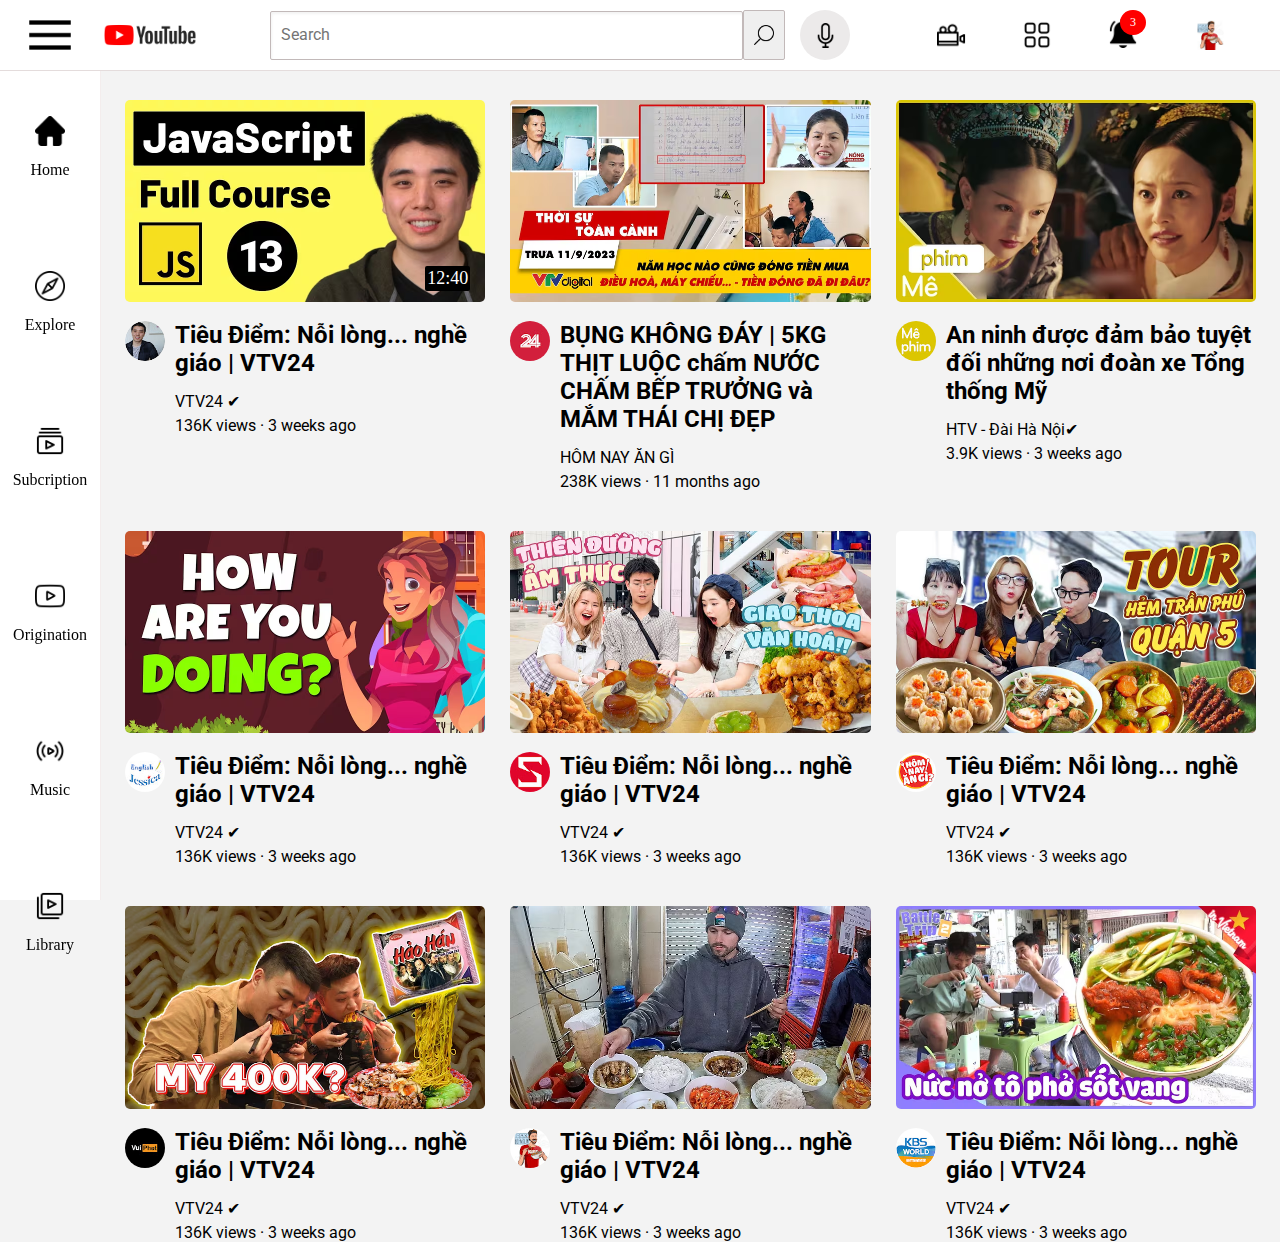
<file: index.html>
<!DOCTYPE html>
<html lang="en">
<head>
    <meta charset="UTF-8">
    <meta name="viewport" content="width=device-width, initial-scale=1.0">
    <link rel="preconnect" href="https://fonts.googleapis.com">
    <link rel="preconnect" href="https://fonts.gstatic.com" crossorigin>
    <link href="https://fonts.googleapis.com/css2?family=Arvo:ital,wght@0,400;0,700;1,400;1,700&family=Poppins:ital,wght@0,100;0,200;1,100;1,200;1,300&family=Roboto:wght@400;500;700&display=swap" rel="stylesheet">
    <link rel="stylesheet" href="style/video.css">
    <link rel="stylesheet" href="style/general.css">
    <link rel="stylesheet" href="style/header.css">
    <link rel="stylesheet" href="style/sidebar.css">
    <title>Video</title>
</head>
<body>
    <div class="header">
        <div class="hleft">
            <img class="left-menu" src="icon/menu.png" alt="">
            <img class="left-logo" src="icon/youtube_logo_icon_167938.png" alt="">
        </div>
        <div class="hmid">
            <input class="search-bar" type="text" placeholder="Search">
            <button class="mid-search">
                <img src="icon/search.png" alt="">
                <div class="toolip">Search</div>
            </button>
            <button class="mid-voice">
                <img src="icon/mic.png" alt="">
                <div class="toolip">Search with the voice</div>
            </button>
        </div>
        <div class="hright">
            <img src="icon/video.png" alt="">
            <img src="icon/apps.png" alt="">
            <div class="noti-contain">
                <img src="icon/notification.png" alt="">
                <div class="count-noti">3</div>
            </div>
            <img class="right-ava" src="img/ava8.jpg" alt="">
        </div>
    </div>
    <div class="sidebar">
        <div class="sidebar-link">
            <img src="icon/home (1).png" alt="">
            <div>Home</div>
        </div>
        <div class="sidebar-link">
            <img src="icon/direction.png" alt="">
            <div>Explore</div>
        </div>
        <div class="sidebar-link">
            <img src="icon/subscribe.png" alt="">
            <div>Subcription</div>
        </div>
        <div class="sidebar-link">
            <img src="icon/youtube.png" alt="">
            <div>Origination</div>
        </div>
        <div class="sidebar-link">
            <img src="icon/live.png" alt="">
            <div>Music</div>
        </div>
        <div class="sidebar-link">
            <img src="icon/library.png" alt="">
            <div>Library</div>
        </div>
    </div>
    <div class="container">
        <div class="video-review">
            <div class="video-thumbail">
                <img src="img/thumbail1.jpg" alt="">
                <div class="video-time">12:40</div>
            </div>
            <div class="video-infor">
                <div class="infor-ava">
                    <img src="img/ava1.jpg" alt="">
                </div>
                <div class="infor-content">
                    <p class="con-title">Tiêu Điểm: Nỗi lòng... nghề giáo | VTV24</p>
                    <p class="con-author">VTV24 &#10004;</p>
                    <p class="con-star">136K views &#183; 3 weeks ago</p>
                </div>
            </div>
        </div>
        <div class="video-review">
            <div class="video-thumbail">
                <img src="img/thumbail2.jpg" alt="">
            </div>
            <div class="video-infor">
                <div class="infor-ava">
                    <img src="img/ava2.jpg" alt="">
                </div>
                <div class="infor-content">
                    <p class="con-title">BỤNG KHÔNG ĐÁY | 5KG THỊT LUỘC chấm NƯỚC CHẤM BẾP TRƯỞNG và MẮM THÁI CHỊ ĐẸP</p>
                    <p class="con-author">HÔM NAY ĂN GÌ</p>
                    <p class="con-star">238K views &#183; 11 months ago</p>
                </div>
            </div>
        </div>
        <div class="video-review">
            <div class="video-thumbail">
                <img src="img/thumbail3.jpg" alt="">
            </div>
            <div class="video-infor">
                <div class="infor-ava">
                    <img src="img/ava3.jpg" alt="">
                </div>
                <div class="infor-content">
                    <p class="con-title">An ninh được đảm bảo tuyệt đối những nơi đoàn xe Tổng thống Mỹ </p>
                    <p class="con-author">HTV - Đài Hà Nội&#10004;</p>
                    <p class="con-star">3.9K views &#183; 3 weeks ago</p>
                </div>
            </div>
        </div>
        <div class="video-review">
            <div class="video-thumbail">
                <img src="img/thumbail4.jpg" alt="">
            </div>
            <div class="video-infor">
                <div class="infor-ava">
                    <img src="img/ava4.jpg" alt="">
                </div>
                <div class="infor-content">
                    <p class="con-title">Tiêu Điểm: Nỗi lòng... nghề giáo | VTV24</p>
                    <p class="con-author">VTV24 &#10004;</p>
                    <p class="con-star">136K views &#183; 3 weeks ago</p>
                </div>
            </div>
        </div>
        <div class="video-review">
            <div class="video-thumbail">
                <img src="img/thumbail5.jpg" alt="">
            </div>
            <div class="video-infor">
                <div class="infor-ava">
                    <img src="img/ava5.jpg" alt="">
                </div>
                <div class="infor-content">
                    <p class="con-title">Tiêu Điểm: Nỗi lòng... nghề giáo | VTV24</p>
                    <p class="con-author">VTV24 &#10004;</p>
                    <p class="con-star">136K views &#183; 3 weeks ago</p>
                </div>
            </div>
        </div>
        <div class="video-review">
            <div class="video-thumbail">
                <img src="img/thumbail6.jpg" alt="">
            </div>
            <div class="video-infor">
                <div class="infor-ava">
                    <img src="img/ava6.jpg" alt="">
                </div>
                <div class="infor-content">
                    <p class="con-title">Tiêu Điểm: Nỗi lòng... nghề giáo | VTV24</p>
                    <p class="con-author">VTV24 &#10004;</p>
                    <p class="con-star">136K views &#183; 3 weeks ago</p>
                </div>
            </div>
        </div>
        <div class="video-review">
            <div class="video-thumbail">
                <img src="img/thumbail7.jpg" alt="">
            </div>
            <div class="video-infor">
                <div class="infor-ava">
                    <img src="img/ava7.jpg" alt="">
                </div>
                <div class="infor-content">
                    <p class="con-title">Tiêu Điểm: Nỗi lòng... nghề giáo | VTV24</p>
                    <p class="con-author">VTV24 &#10004;</p>
                    <p class="con-star">136K views &#183; 3 weeks ago</p>
                </div>
            </div>
        </div>
        <div class="video-review">
            <div class="video-thumbail">
                <img src="img/thumbail8.jpg" alt="">
            </div>
            <div class="video-infor">
                <div class="infor-ava">
                    <img src="img/ava8.jpg" alt="">
                </div>
                <div class="infor-content">
                    <p class="con-title">Tiêu Điểm: Nỗi lòng... nghề giáo | VTV24</p>
                    <p class="con-author">VTV24 &#10004;</p>
                    <p class="con-star">136K views &#183; 3 weeks ago</p>
                </div>
            </div>
        </div>
        <div class="video-review">
            <div class="video-thumbail">
                <img src="img/thumbail9.jpg" alt="">
            </div>
            <div class="video-infor">
                <div class="infor-ava">
                    <img src="img/ava9.jpg" alt="">
                </div>
                <div class="infor-content">
                    <p class="con-title">Tiêu Điểm: Nỗi lòng... nghề giáo | VTV24</p>
                    <p class="con-author">VTV24 &#10004;</p>
                    <p class="con-star">136K views &#183; 3 weeks ago</p>
                </div>
            </div>
        </div>
    </div>
</body>
</html>
</file>
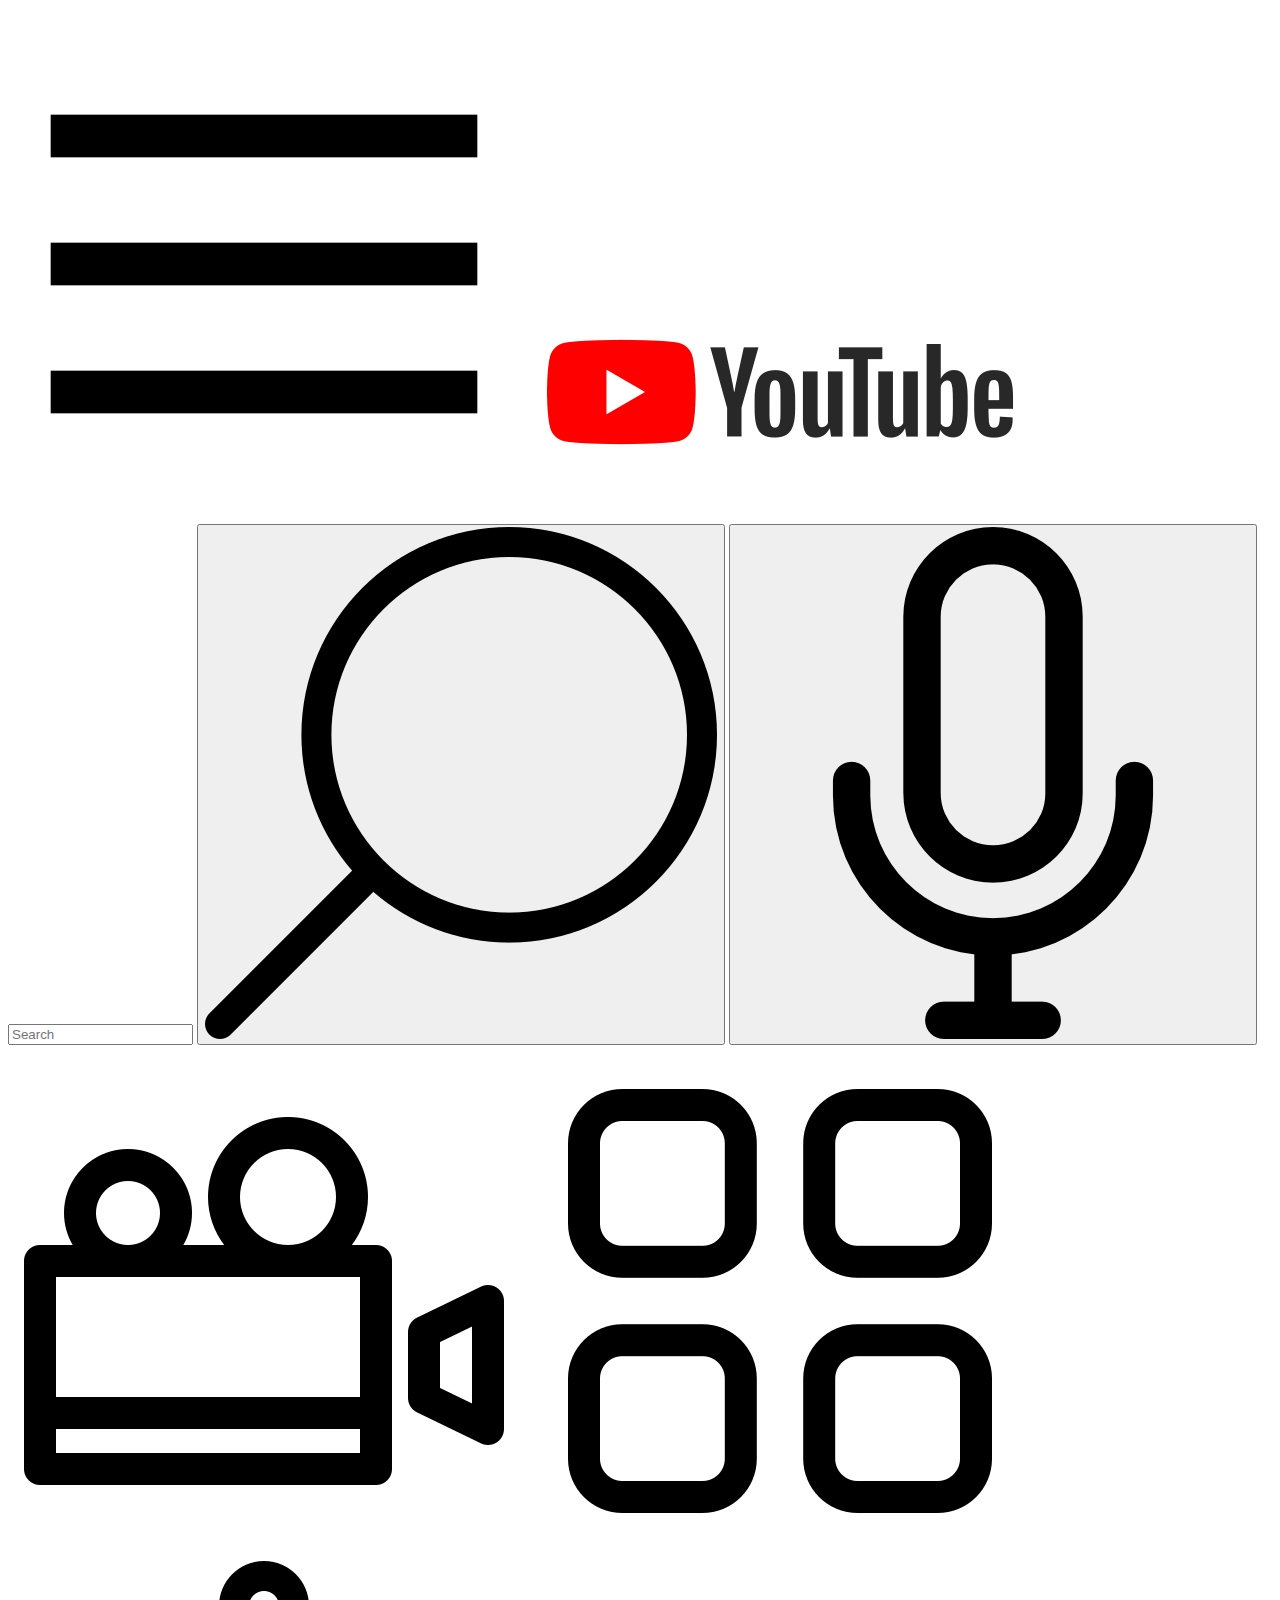
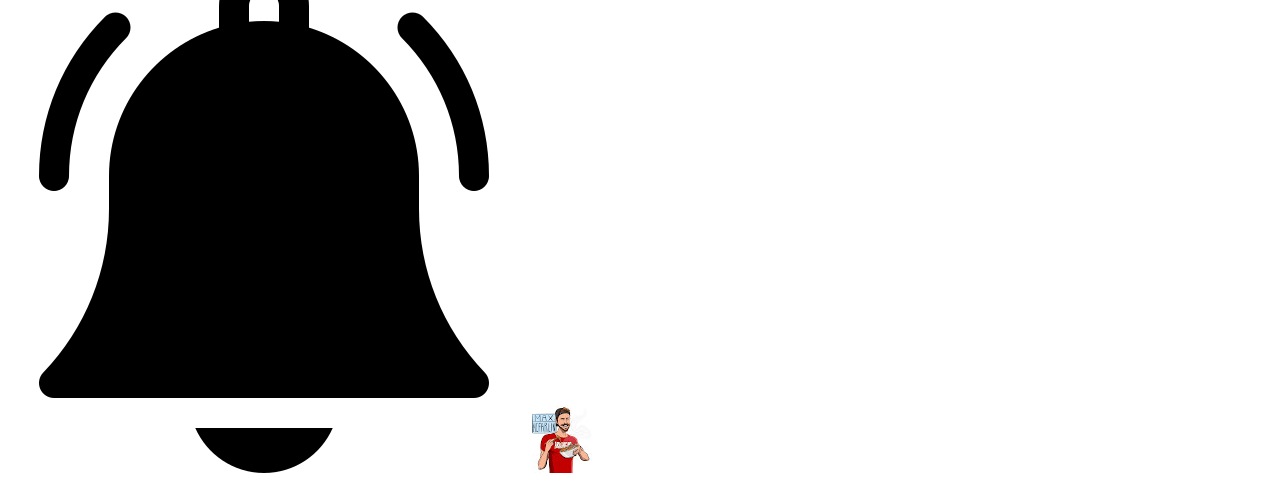
<file: flex.html>
<!DOCTYPE html>
<html lang="en">
<head>
    <meta charset="UTF-8">
    <meta name="viewport" content="width=device-width, initial-scale=1.0">
    <link rel="preconnect" href="https://fonts.googleapis.com">
    <link rel="preconnect" href="https://fonts.gstatic.com" crossorigin>
    <link href="https://fonts.googleapis.com/css2?family=Arvo:ital,wght@0,400;0,700;1,400;1,700&family=Poppins:ital,wght@0,100;0,200;1,100;1,200;1,300&family=Roboto:wght@400;500;700&display=swap" rel="stylesheet">
    <title>Document</title>
    <style>
        
    </style>
</head>
<body>
    <div class="header">
        <div class="hleft">
            <img class="left-menu" src="icon/menu.png" alt="">
            <img class="left-logo" src="icon/youtube_logo_icon_167938.png" alt="">
        </div>
        <div class="hmid">
            <input class="search-bar" type="text" placeholder="Search">
            <button class="mid-search">
                <img src="icon/search.png" alt="">
            </button>
            <button class="mid-voice">
                <img src="icon/mic.png" alt="">
            </button>
        </div>
        <div class="hright">
            <img src="icon/video.png" alt="">
            <img src="icon/apps.png" alt="">
            <img src="icon/notification.png" alt="">
            <img class="right-ava" src="img/ava8.jpg" alt="">
        </div>
    </div>
</body>
</html>
</file>
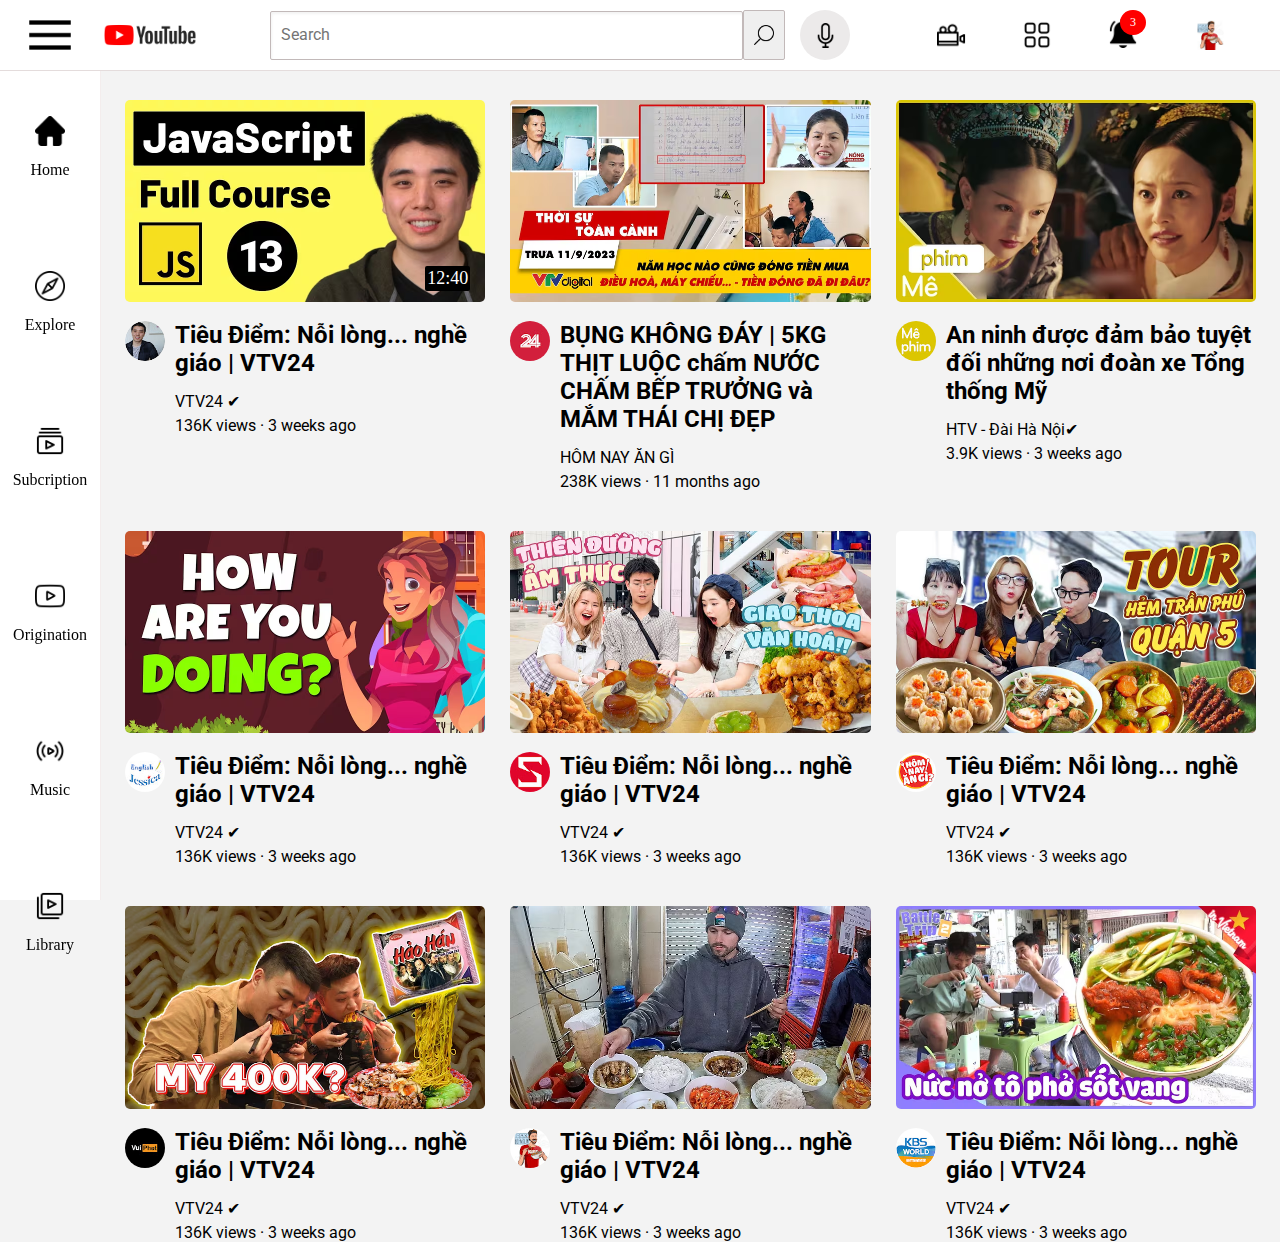
<file: gridCss.html>
<!DOCTYPE html>
<html lang="en">
<head>
    <meta charset="UTF-8">
    <meta name="viewport" content="width=device-width, initial-scale=1.0">
    <link rel="preconnect" href="https://fonts.googleapis.com">
    <link rel="preconnect" href="https://fonts.gstatic.com" crossorigin>
    <link href="https://fonts.googleapis.com/css2?family=Arvo:ital,wght@0,400;0,700;1,400;1,700&family=Poppins:ital,wght@0,100;0,200;1,100;1,200;1,300&family=Roboto:wght@400;500;700&display=swap" rel="stylesheet">
    <link rel="stylesheet" href="style/video.css">
    <link rel="stylesheet" href="style/general.css">
    <link rel="stylesheet" href="style/header.css">
    <link rel="stylesheet" href="style/sidebar.css">
    <title>Video</title>
</head>
<body>
    <div class="header">
        <div class="hleft">
            <img class="left-menu" src="icon/menu.png" alt="">
            <img class="left-logo" src="icon/youtube_logo_icon_167938.png" alt="">
        </div>
        <div class="hmid">
            <input class="search-bar" type="text" placeholder="Search">
            <button class="mid-search">
                <img src="icon/search.png" alt="">
                <div class="toolip">Search</div>
            </button>
            <button class="mid-voice">
                <img src="icon/mic.png" alt="">
                <div class="toolip">Search with the voice</div>
            </button>
        </div>
        <div class="hright">
            <img src="icon/video.png" alt="">
            <img src="icon/apps.png" alt="">
            <div class="noti-contain">
                <img src="icon/notification.png" alt="">
                <div class="count-noti">3</div>
            </div>
            <img class="right-ava" src="img/ava8.jpg" alt="">
        </div>
    </div>
    <div class="sidebar">
        <div class="sidebar-link">
            <img src="icon/home (1).png" alt="">
            <div>Home</div>
        </div>
        <div class="sidebar-link">
            <img src="icon/direction.png" alt="">
            <div>Explore</div>
        </div>
        <div class="sidebar-link">
            <img src="icon/subscribe.png" alt="">
            <div>Subcription</div>
        </div>
        <div class="sidebar-link">
            <img src="icon/youtube.png" alt="">
            <div>Origination</div>
        </div>
        <div class="sidebar-link">
            <img src="icon/live.png" alt="">
            <div>Music</div>
        </div>
        <div class="sidebar-link">
            <img src="icon/library.png" alt="">
            <div>Library</div>
        </div>
    </div>
    <div class="container">
        <div class="video-review">
            <div class="video-thumbail">
                <img src="img/thumbail1.jpg" alt="">
                <div class="video-time">12:40</div>
            </div>
            <div class="video-infor">
                <div class="infor-ava">
                    <img src="img/ava1.jpg" alt="">
                </div>
                <div class="infor-content">
                    <p class="con-title">Tiêu Điểm: Nỗi lòng... nghề giáo | VTV24</p>
                    <p class="con-author">VTV24 &#10004;</p>
                    <p class="con-star">136K views &#183; 3 weeks ago</p>
                </div>
            </div>
        </div>
        <div class="video-review">
            <div class="video-thumbail">
                <img src="img/thumbail2.jpg" alt="">
            </div>
            <div class="video-infor">
                <div class="infor-ava">
                    <img src="img/ava2.jpg" alt="">
                </div>
                <div class="infor-content">
                    <p class="con-title">BỤNG KHÔNG ĐÁY | 5KG THỊT LUỘC chấm NƯỚC CHẤM BẾP TRƯỞNG và MẮM THÁI CHỊ ĐẸP</p>
                    <p class="con-author">HÔM NAY ĂN GÌ</p>
                    <p class="con-star">238K views &#183; 11 months ago</p>
                </div>
            </div>
        </div>
        <div class="video-review">
            <div class="video-thumbail">
                <img src="img/thumbail3.jpg" alt="">
            </div>
            <div class="video-infor">
                <div class="infor-ava">
                    <img src="img/ava3.jpg" alt="">
                </div>
                <div class="infor-content">
                    <p class="con-title">An ninh được đảm bảo tuyệt đối những nơi đoàn xe Tổng thống Mỹ </p>
                    <p class="con-author">HTV - Đài Hà Nội&#10004;</p>
                    <p class="con-star">3.9K views &#183; 3 weeks ago</p>
                </div>
            </div>
        </div>
        <div class="video-review">
            <div class="video-thumbail">
                <img src="img/thumbail4.jpg" alt="">
            </div>
            <div class="video-infor">
                <div class="infor-ava">
                    <img src="img/ava4.jpg" alt="">
                </div>
                <div class="infor-content">
                    <p class="con-title">Tiêu Điểm: Nỗi lòng... nghề giáo | VTV24</p>
                    <p class="con-author">VTV24 &#10004;</p>
                    <p class="con-star">136K views &#183; 3 weeks ago</p>
                </div>
            </div>
        </div>
        <div class="video-review">
            <div class="video-thumbail">
                <img src="img/thumbail5.jpg" alt="">
            </div>
            <div class="video-infor">
                <div class="infor-ava">
                    <img src="img/ava5.jpg" alt="">
                </div>
                <div class="infor-content">
                    <p class="con-title">Tiêu Điểm: Nỗi lòng... nghề giáo | VTV24</p>
                    <p class="con-author">VTV24 &#10004;</p>
                    <p class="con-star">136K views &#183; 3 weeks ago</p>
                </div>
            </div>
        </div>
        <div class="video-review">
            <div class="video-thumbail">
                <img src="img/thumbail6.jpg" alt="">
            </div>
            <div class="video-infor">
                <div class="infor-ava">
                    <img src="img/ava6.jpg" alt="">
                </div>
                <div class="infor-content">
                    <p class="con-title">Tiêu Điểm: Nỗi lòng... nghề giáo | VTV24</p>
                    <p class="con-author">VTV24 &#10004;</p>
                    <p class="con-star">136K views &#183; 3 weeks ago</p>
                </div>
            </div>
        </div>
        <div class="video-review">
            <div class="video-thumbail">
                <img src="img/thumbail7.jpg" alt="">
            </div>
            <div class="video-infor">
                <div class="infor-ava">
                    <img src="img/ava7.jpg" alt="">
                </div>
                <div class="infor-content">
                    <p class="con-title">Tiêu Điểm: Nỗi lòng... nghề giáo | VTV24</p>
                    <p class="con-author">VTV24 &#10004;</p>
                    <p class="con-star">136K views &#183; 3 weeks ago</p>
                </div>
            </div>
        </div>
        <div class="video-review">
            <div class="video-thumbail">
                <img src="img/thumbail8.jpg" alt="">
            </div>
            <div class="video-infor">
                <div class="infor-ava">
                    <img src="img/ava8.jpg" alt="">
                </div>
                <div class="infor-content">
                    <p class="con-title">Tiêu Điểm: Nỗi lòng... nghề giáo | VTV24</p>
                    <p class="con-author">VTV24 &#10004;</p>
                    <p class="con-star">136K views &#183; 3 weeks ago</p>
                </div>
            </div>
        </div>
        <div class="video-review">
            <div class="video-thumbail">
                <img src="img/thumbail9.jpg" alt="">
            </div>
            <div class="video-infor">
                <div class="infor-ava">
                    <img src="img/ava9.jpg" alt="">
                </div>
                <div class="infor-content">
                    <p class="con-title">Tiêu Điểm: Nỗi lòng... nghề giáo | VTV24</p>
                    <p class="con-author">VTV24 &#10004;</p>
                    <p class="con-star">136K views &#183; 3 weeks ago</p>
                </div>
            </div>
        </div>
    </div>
</body>
</html>
</file>
<file: style/video.css>
.container{
    display: grid;
    grid-template-columns: 1fr 1fr 1fr;
    row-gap: 40px;
    column-gap: 25px;
}

@media (max-width: 1000px) {
    .container {
        grid-template-columns: 1fr 1fr;
    }
}

@media (min-width: 1500px) {
    .container {
        grid-template-columns: 1fr 1fr 1fr 1fr;
    }
}

.video-review{
    cursor: pointer;
}
.video-thumbail{
    margin-bottom: 15px;
    position: relative;
}

.video-thumbail img{
    border-radius: 5px;
    width: 100%; 
}

.video-infor{
    display: grid;
    grid-template-columns: 50px 1fr;
}
.infor-ava img{
    width: 80%;
    border-radius: 50px;
}

.con-title{
    font-size: 24px;
    font-weight: bold;
    margin-bottom: 15px;
}

.con-author{
    margin-bottom: 5px;
}

.video-time{
    position: absolute;
    bottom: 15px;
    right: 15px;
    background-color: black;
    color: white;
    font-size: 18px;
    padding: 2px;
    border-radius: 2px;
}

.noti-contain{
    position: relative;
}

.count-noti{
    position: absolute;
    font-size: 12px;
    background-color: red;
    top: -8px;
    right: -8px;
    padding: 5px 10px;
    border-radius: 20px;
    color: white;
}
</file>
<file: style/general.css>
body{
    margin: 0;
    padding-top: 100px;
    padding-left: 125px;
    padding-right: 24px;
    background-color: rgb(243, 243, 243);
}

p{
    font-family: Roboto;
    margin-top: 0;
    margin-bottom: 0;
}
</file>
<file: style/header.css>
.header{
    display: flex;
    justify-content: space-between;
    
    height: 70px;
    position: fixed;
    top: 0;
    left: 0;
    right: 0;
    background-color: white;
    border-bottom: 1px solid rgb(228, 220, 220);
    z-index: 1;
}

.hleft{
    display: flex;
    align-items: center;
}

.left-menu{
    margin-left: 25px;
    margin-right: 25px;
}
.hleft img{
    height: 50px;
}
.hmid{
    flex: 1;
    margin-left: 70px;
    margin-right: 30px;
    display: flex;
    align-items: center;
    justify-content: center;
}
.search-bar{
    height: 45px;
    flex: 1;
    padding-left: 10px;
    font-size: 16px;
    border: 1px solid rgb(194, 185, 185);
    box-shadow: inset 1px 2px 3px rgba(0, 0, 0, 0.05);
    border-radius: 2px;
    max-width: 700px;
}
.search-bar::placeholder{
    font-family: Roboto;
    font-size: 16px;
}
button{
    height: 50px;
}
.mid-search{
    border: 1px solid rgb(194, 185, 185);
    border-radius: 2px;
    padding: 0 10px;
    cursor: pointer;
}

.mid-search,
.mid-voice{
    position: relative;
    display: flex;
    justify-content: center;
    align-items: center;
}

.mid-voice .toolip,
.mid-search .toolip{
    position: absolute;
    background-color: rgb(233, 233, 233);
    padding: 5px 10px;
    bottom: -60px;
    z-index: 1;
    opacity: 0;
    transition: opacity 0.2;
    font-size: 20px;
    font-family: Roboto;
    white-space: nowrap;
    pointer-events: none;
}
.mid-voice:hover .toolip,
.mid-search:hover .toolip{
    opacity: 1;
}
.mid-search img{
    height: 20px;
    
}
.mid-voice{
    width: 50px;
    margin-left: 15px;
    border: none;
    background-color: rgb(236, 234, 234);
    border-radius: 40px;
    cursor: pointer;
}
.mid-voice img{
    height: 25px;
    
}
.hright{
    width: 400px;
    display: flex;
    align-items: center;
    justify-content: space-evenly;
}
.hright img{
    height: 30px;
}
.right-ava{
    height: 100px;
}
</file>
<file: style/sidebar.css>
.sidebar{
    position: fixed;
    top: 70px;
    bottom: 0px;
    left: 0px;
    background-color: white;
    width: 100px;
    border-right: 1px solid rgb(243, 237, 237);
}

.sidebar-link{
    display: flex;
    flex-direction: column;
    height: 155px;
    justify-content: center;
    align-items: center;
}

.sidebar-link:hover{
    background-color: rgb(238, 226, 226);
}

.sidebar-link img{
    height: 30px;
    margin-bottom: 15px;
}
</file>
